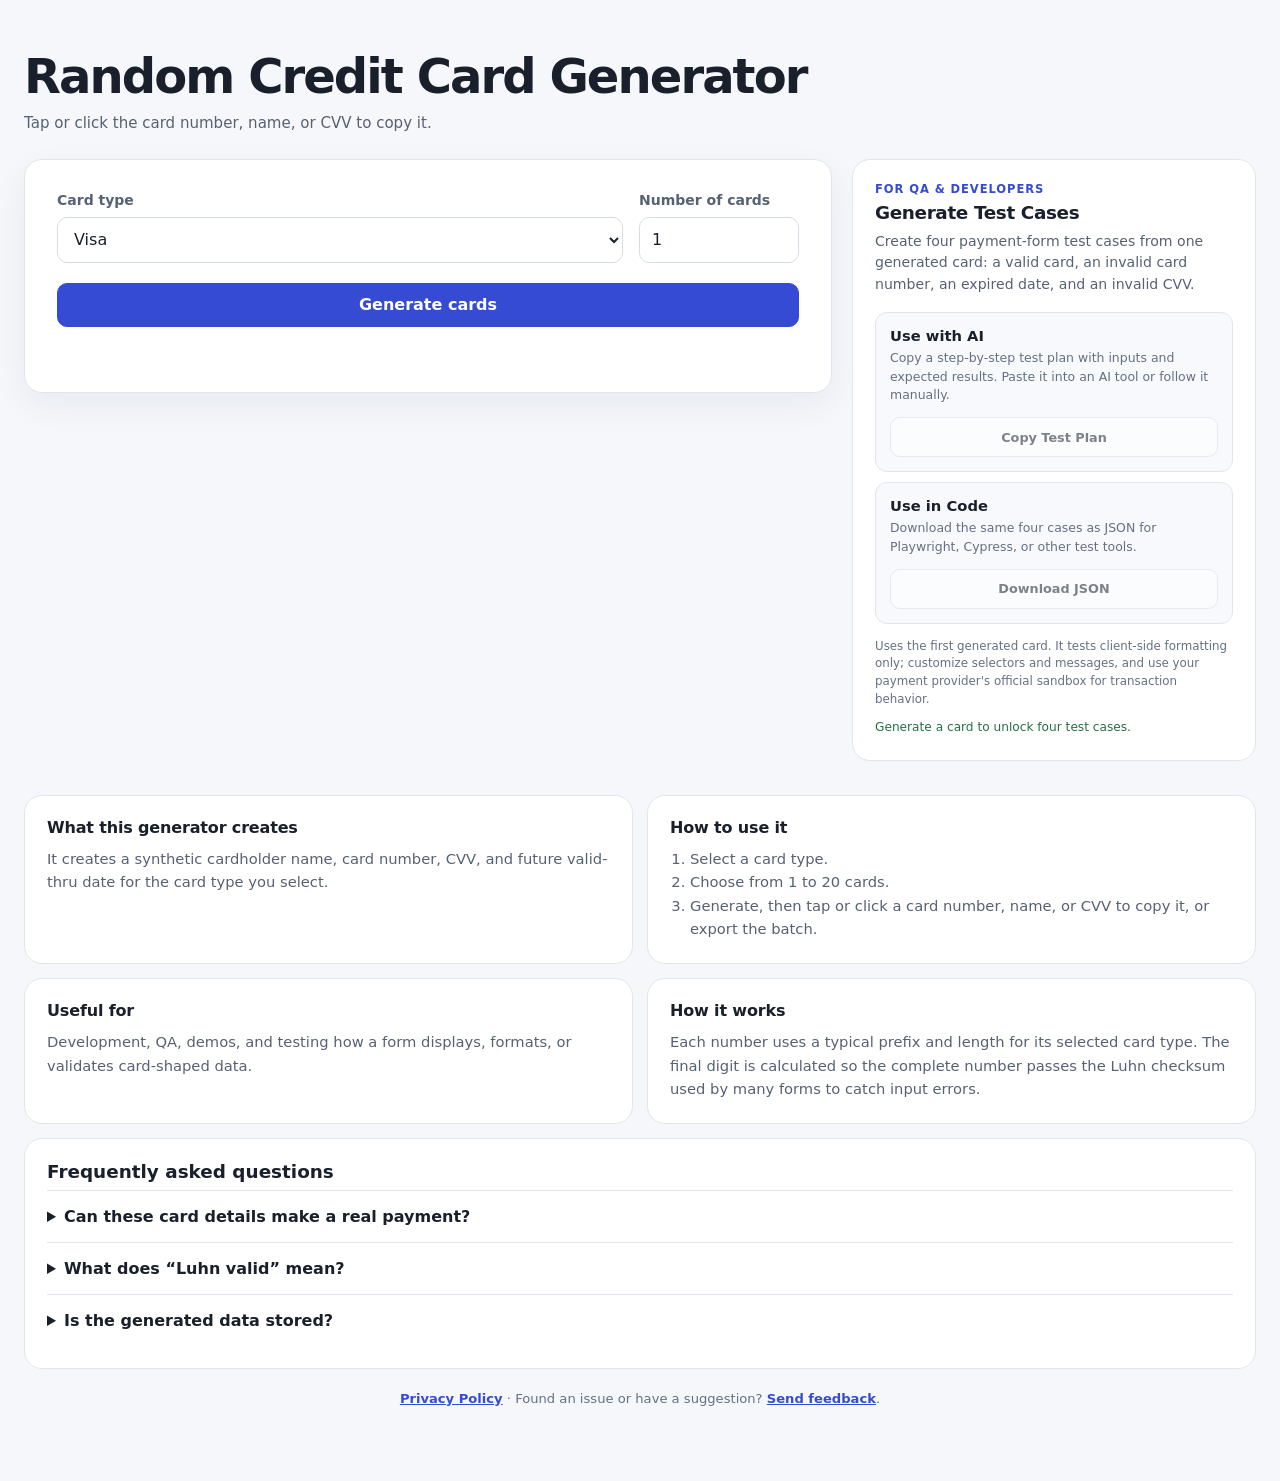
<file: index.html>
<!doctype html>
<html lang="en">
  <head>
    <meta charset="UTF-8" />
    <meta name="viewport" content="width=device-width, initial-scale=1.0" />
    <meta
      name="description"
      content="Generate random, Luhn-valid credit card details with number, CVV and expiry for Visa, Mastercard, Amex and more. Create up to 20 cards or export JSON and CSV."
    />
    <meta name="theme-color" content="#111827" />
    <link rel="icon" href="/favicon.svg" type="image/svg+xml" />
    <link rel="canonical" href="https://creditcardgenerator.online/" />
    <meta property="og:type" content="website" />
    <meta property="og:site_name" content="Random Credit Card Generator" />
    <meta property="og:url" content="https://creditcardgenerator.online/" />
    <meta property="og:title" content="Random Credit Card Generator – Visa, Mastercard & More" />
    <meta
      property="og:description"
      content="Generate up to 20 random, Luhn-valid card records with CVV and expiry, then copy or export them."
    />
    <title>Random Credit Card Generator – Visa, Mastercard &amp; More</title>
    <link rel="stylesheet" href="styles.css?v=7" />
    <script src="site-metrics.js?v=2"></script>
  </head>
  <body data-deployment-check="2026-08-28">
    <main>
      <h1>Random Credit Card Generator</h1>
      <p class="copy-hint">Tap or click the card number, name, or CVV to copy it.</p>
      <div class="tool-layout">
        <div class="generator-stack">
          <section class="generator" aria-label="Card generator">
            <div class="controls">
              <div>
                <label for="card-type">Card type</label>
                <select id="card-type" name="card-type">
                  <option value="visa">Visa</option>
                  <option value="mastercard">Mastercard</option>
                  <option value="american-express">American Express</option>
                  <option value="discover">Discover</option>
                  <option value="jcb">JCB</option>
                  <option value="unionpay">UnionPay</option>
                  <option value="diners-club">Diners Club</option>
                </select>
              </div>
              <div>
                <label for="card-count">Number of cards</label>
                <input id="card-count" name="card-count" type="number" min="1" max="20" step="1" value="1" inputmode="numeric" />
              </div>
            </div>
            <button id="generate" class="generate" type="button">Generate cards</button>
            <p id="feedback" class="feedback" aria-live="polite"></p>
          </section>

          <div id="batch-actions" class="batch-actions" hidden>
            <button id="copy-json" type="button">Copy JSON</button>
            <button id="download-csv" type="button">Download CSV</button>
          </div>
          <section id="results" class="results" aria-live="polite" aria-label="Generated cards"></section>
        </div>

        <aside class="qa-pack" aria-labelledby="qa-pack-title">
          <p class="eyebrow">For QA &amp; developers</p>
          <h2 id="qa-pack-title">Generate Test Cases</h2>
          <p class="qa-intro">Create four payment-form test cases from one generated card: a valid card, an invalid card number, an expired date, and an invalid CVV.</p>
          <section class="qa-preview" id="qa-preview" aria-labelledby="qa-preview-title" hidden>
            <h3 id="qa-preview-title">Your four test cases</h3>
            <table>
              <caption>Based on the first generated card. Expected outcomes depend on your form's validation rules.</caption>
              <thead><tr><th scope="col">Case &amp; input change</th><th scope="col">Expected outcome</th></tr></thead>
              <tbody id="qa-cases"></tbody>
            </table>
          </section>
          <div class="qa-options">
            <section class="qa-option">
              <h3>Use with AI</h3>
              <p>Copy a step-by-step test plan with inputs and expected results. Paste it into an AI tool or follow it manually.</p>
              <button id="copy-qa-plan" type="button" disabled>Copy Test Plan</button>
            </section>
            <section class="qa-option">
              <h3>Use in Code</h3>
              <p>Download the same four cases as JSON for Playwright, Cypress, or other test tools.</p>
              <button id="download-qa-json" type="button" disabled>Download JSON</button>
            </section>
          </div>
          <p class="qa-note">Uses the first generated card. It tests client-side formatting only; customize selectors and messages, and use your payment provider's official sandbox for transaction behavior.</p>
          <p id="qa-pack-status" class="qa-status" aria-live="polite">Generate a card to unlock four test cases.</p>
        </aside>
      </div>

      <section class="info" aria-label="About this tool">
        <article>
          <h2>What this generator creates</h2>
          <p>It creates a synthetic cardholder name, card number, CVV, and future valid-thru date for the card type you select.</p>
        </article>
        <article>
          <h2>How to use it</h2>
          <ol>
            <li>Select a card type.</li>
            <li>Choose from 1 to 20 cards.</li>
            <li>Generate, then tap or click a card number, name, or CVV to copy it, or export the batch.</li>
          </ol>
        </article>
        <article>
          <h2>Useful for</h2>
          <p>Development, QA, demos, and testing how a form displays, formats, or validates card-shaped data.</p>
        </article>
        <article>
          <h2>How it works</h2>
          <p>Each number uses a typical prefix and length for its selected card type. The final digit is calculated so the complete number passes the Luhn checksum used by many forms to catch input errors.</p>
        </article>
      </section>

      <section class="faq" aria-labelledby="faq-title">
        <h2 id="faq-title">Frequently asked questions</h2>
        <details>
          <summary><h3>Can these card details make a real payment?</h3></summary>
          <p>No. The generated details are synthetic and are not connected to a bank account, money, credit, or a real cardholder.</p>
        </details>
        <details>
          <summary><h3>What does “Luhn valid” mean?</h3></summary>
          <p>It means the number passes a mathematical checksum commonly used to catch typing mistakes. It does not mean that a bank issued the card or that the card can make a payment.</p>
        </details>
        <details>
          <summary><h3>Is the generated data stored?</h3></summary>
          <p>No. The values are generated in your browser and are not sent to or saved by this tool.</p>
        </details>
      </section>

      <footer class="site-footer">
        <p><a href="/privacy">Privacy Policy</a> · Found an issue or have a suggestion? <a id="feedback-link" href="https://tally.so/r/44Vd1o" target="_blank" rel="noopener noreferrer">Send feedback</a>.</p>
      </footer>
    </main>
    <script async src="https://tally.so/widgets/embed.js"></script>
    <script src="app.js?v=7"></script>
  </body>
</html>
</file>
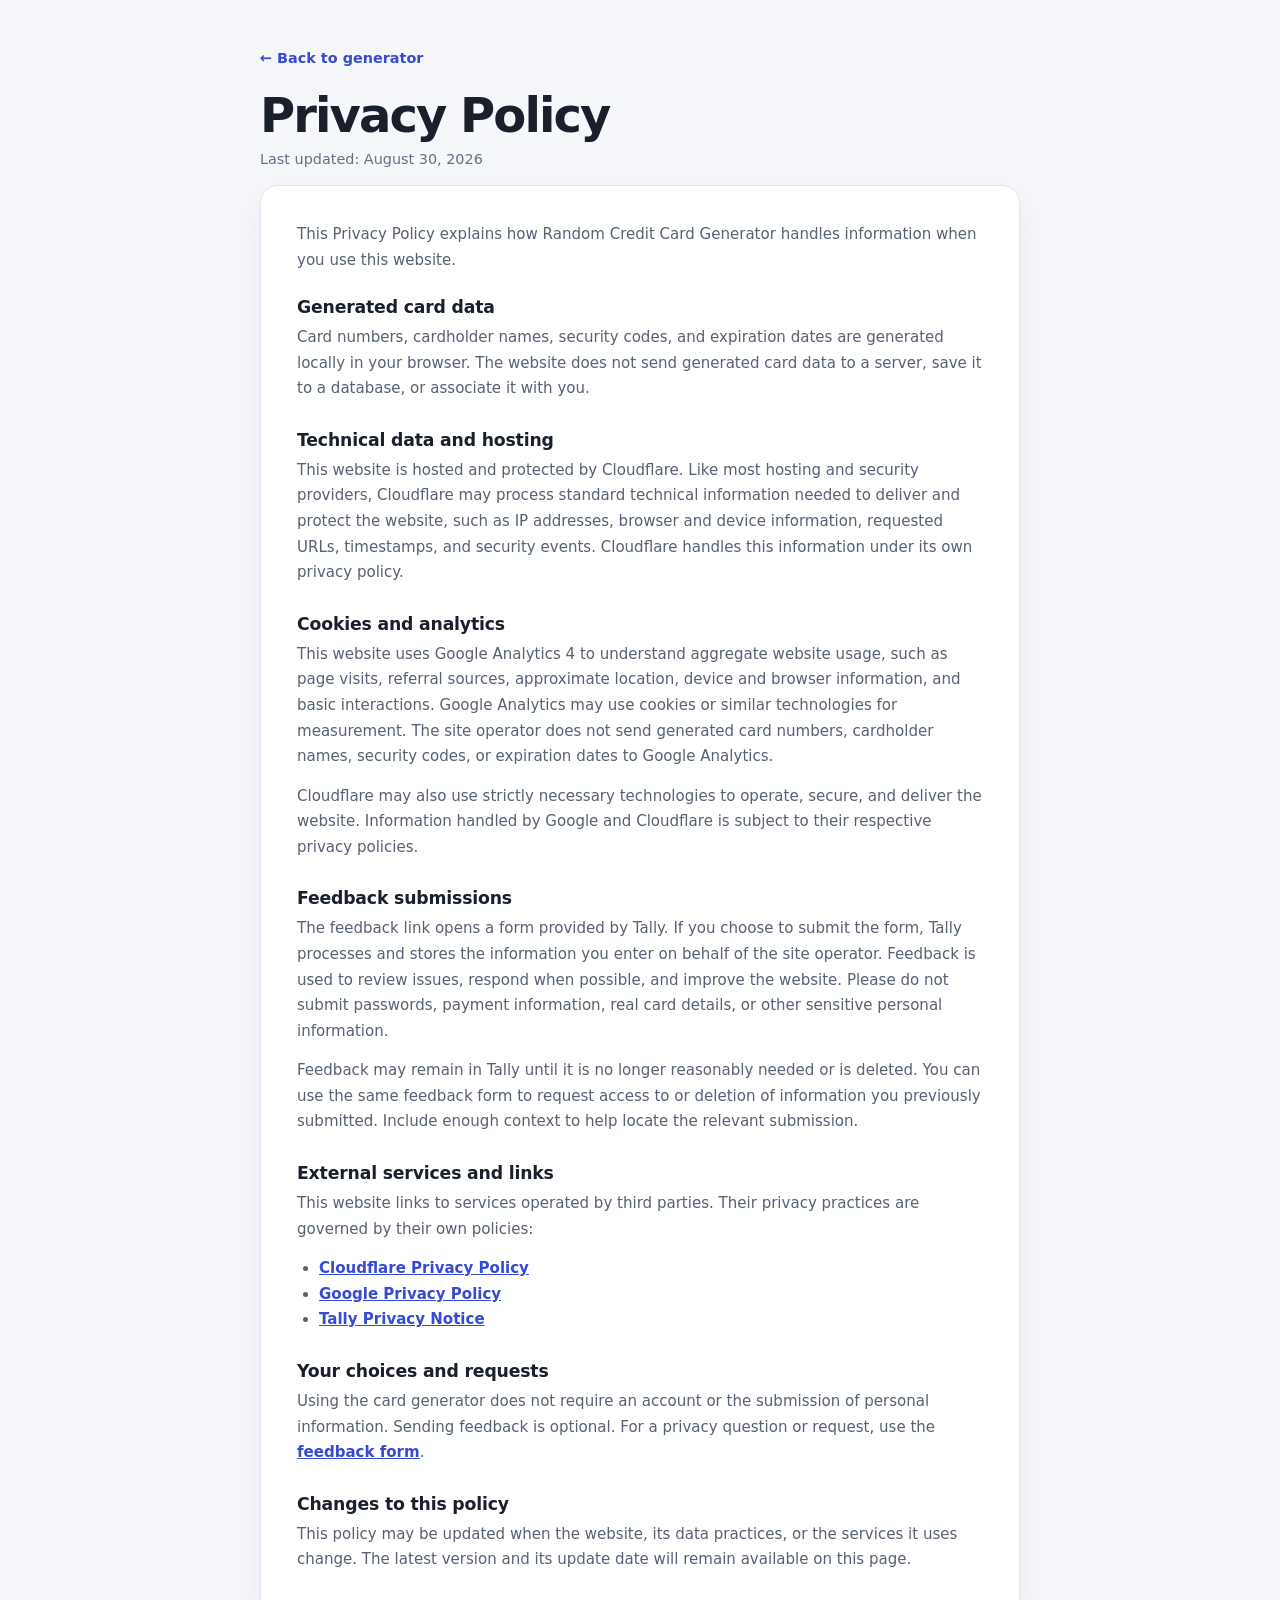
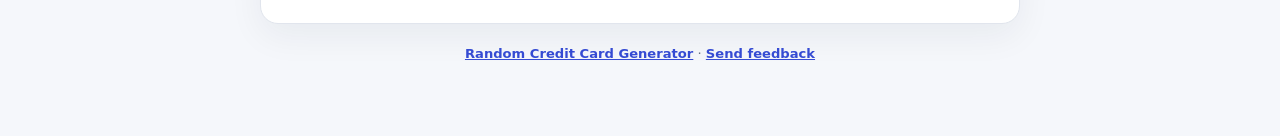
<file: privacy.html>
<!doctype html>
<html lang="en">
  <head>
    <meta charset="UTF-8" />
    <meta name="viewport" content="width=device-width, initial-scale=1.0" />
    <meta
      name="description"
      content="Learn how Random Credit Card Generator handles generated card data, technical information, cookies, and feedback submissions."
    />
    <meta name="theme-color" content="#111827" />
    <link rel="icon" href="/favicon.svg" type="image/svg+xml" />
    <link rel="canonical" href="https://creditcardgenerator.online/privacy" />
    <meta property="og:type" content="website" />
    <meta property="og:site_name" content="Random Credit Card Generator" />
    <meta property="og:url" content="https://creditcardgenerator.online/privacy" />
    <meta property="og:title" content="Privacy Policy – Random Credit Card Generator" />
    <meta
      property="og:description"
      content="How this website handles generated card data, technical information, cookies, and feedback submissions."
    />
    <title>Privacy Policy – Random Credit Card Generator</title>
    <link rel="stylesheet" href="styles.css?v=3" />
    <script src="site-metrics.js?v=2"></script>
  </head>
  <body>
    <main class="legal-shell">
      <header class="legal-header">
        <a class="back-link" href="/">← Back to generator</a>
        <h1>Privacy Policy</h1>
        <p>Last updated: August 30, 2026</p>
      </header>

      <article class="legal-card">
        <p>This Privacy Policy explains how Random Credit Card Generator handles information when you use this website.</p>

        <h2>Generated card data</h2>
        <p>Card numbers, cardholder names, security codes, and expiration dates are generated locally in your browser. The website does not send generated card data to a server, save it to a database, or associate it with you.</p>

        <h2>Technical data and hosting</h2>
        <p>This website is hosted and protected by Cloudflare. Like most hosting and security providers, Cloudflare may process standard technical information needed to deliver and protect the website, such as IP addresses, browser and device information, requested URLs, timestamps, and security events. Cloudflare handles this information under its own privacy policy.</p>

        <h2>Cookies and analytics</h2>
        <p>This website uses Google Analytics 4 to understand aggregate website usage, such as page visits, referral sources, approximate location, device and browser information, and basic interactions. Google Analytics may use cookies or similar technologies for measurement. The site operator does not send generated card numbers, cardholder names, security codes, or expiration dates to Google Analytics.</p>
        <p>Cloudflare may also use strictly necessary technologies to operate, secure, and deliver the website. Information handled by Google and Cloudflare is subject to their respective privacy policies.</p>

        <h2>Feedback submissions</h2>
        <p>The feedback link opens a form provided by Tally. If you choose to submit the form, Tally processes and stores the information you enter on behalf of the site operator. Feedback is used to review issues, respond when possible, and improve the website. Please do not submit passwords, payment information, real card details, or other sensitive personal information.</p>
        <p>Feedback may remain in Tally until it is no longer reasonably needed or is deleted. You can use the same feedback form to request access to or deletion of information you previously submitted. Include enough context to help locate the relevant submission.</p>

        <h2>External services and links</h2>
        <p>This website links to services operated by third parties. Their privacy practices are governed by their own policies:</p>
        <ul>
          <li><a href="https://www.cloudflare.com/privacypolicy/" target="_blank" rel="noopener noreferrer">Cloudflare Privacy Policy</a></li>
          <li><a href="https://policies.google.com/privacy" target="_blank" rel="noopener noreferrer">Google Privacy Policy</a></li>
          <li><a href="https://tally.so/help/privacy-policy" target="_blank" rel="noopener noreferrer">Tally Privacy Notice</a></li>
        </ul>

        <h2>Your choices and requests</h2>
        <p>Using the card generator does not require an account or the submission of personal information. Sending feedback is optional. For a privacy question or request, use the <a href="https://tally.so/r/44Vd1o" target="_blank" rel="noopener noreferrer">feedback form</a>.</p>

        <h2>Changes to this policy</h2>
        <p>This policy may be updated when the website, its data practices, or the services it uses change. The latest version and its update date will remain available on this page.</p>
      </article>

      <footer class="site-footer">
        <p><a href="/">Random Credit Card Generator</a> · <a href="https://tally.so/r/44Vd1o" target="_blank" rel="noopener noreferrer">Send feedback</a></p>
      </footer>
    </main>
  </body>
</html>
</file>
<file: styles.css>
:root { color-scheme: light; font-family: Inter, ui-sans-serif, system-ui, -apple-system, BlinkMacSystemFont, "Segoe UI", sans-serif; color: #19202c; background: #f5f7fb; }
* { box-sizing: border-box; }
body { margin: 0; min-width: 320px; padding: 48px 24px 72px; }
main { width: min(100%, 1280px); margin: 0 auto; }
h1 { margin: 0 0 8px; font-size: clamp(2rem, 8vw, 3rem); letter-spacing: -0.04em; }
.copy-hint { margin: 0 0 24px; color: #566174; font-size: .94rem; line-height: 1.5; }
.generator, .qa-pack, .card, .info article, .faq { background: #fff; border: 1px solid #e1e5ed; border-radius: 18px; box-shadow: 0 12px 35px rgba(25, 32, 44, 0.06); }
.tool-layout { display: grid; grid-template-columns: minmax(0, 2fr) minmax(340px, 1fr); gap: 20px; align-items: start; }
.generator-stack { min-width: 0; }
.generator { width: 100%; padding: clamp(22px, 5vw, 32px); }
.controls { display: grid; grid-template-columns: minmax(0, 1fr) 160px; gap: 16px; }
label { display: block; margin-bottom: 9px; color: #566174; font-size: .875rem; font-weight: 700; }
select, input { width: 100%; min-height: 46px; padding: 0 12px; border: 1px solid #d6dce7; border-radius: 10px; background: #fff; color: #19202c; font: inherit; }
select:focus-visible, input:focus-visible, button:focus-visible { outline: 3px solid #9ca9ff; outline-offset: 3px; }
button { min-height: 44px; padding: 0 16px; border: 1px solid #d6dce7; border-radius: 10px; background: #fff; color: #19202c; cursor: pointer; font: inherit; font-weight: 750; }
button:hover { filter: brightness(.96); }
button:disabled { cursor: not-allowed; opacity: .55; filter: none; }
.generate { width: 100%; margin-top: 20px; border-color: #354bd3; background: #354bd3; color: #fff; }
.feedback { min-height: 1.35rem; margin: 12px 0 0; color: #247043; font-size: .9rem; }
.results { display: grid; grid-template-columns: repeat(2, minmax(0, 1fr)); gap: 14px; margin-top: 12px; }
.results:empty { display: none; }
.card { min-width: 0; padding: 18px; }
.card-top { color: #566174; font-size: .82rem; font-weight: 750; }
.number-row { margin: 12px 0 16px; }
.copy-value { display: inline-flex; align-items: center; justify-content: flex-start; gap: 7px; min-height: 38px; padding: 3px 5px; border-color: transparent; background: transparent; color: #27324a; font-family: ui-monospace, SFMono-Regular, Consolas, monospace; font-size: .9rem; text-align: left; }
.copy-value:hover { border-color: #dce2ef; background: #f1f4ff; filter: none; }
.copy-value.is-copied { border-color: #b9dfc8; background: #edf9f1; color: #19683c; }
.copy-value .copy-symbol { display: inline-flex; flex: 0 0 auto; width: 17px; height: 17px; color: #657083; }
.copy-value svg { width: 100%; height: 100%; fill: none; stroke: currentColor; stroke-linecap: round; stroke-linejoin: round; stroke-width: 1.8; }
.copy-value .check-glyph { display: none; }
.copy-value.is-copied .copy-glyph { display: none; }
.copy-value.is-copied .check-glyph { display: block; }
.number { width: 100%; overflow-wrap: anywhere; color: #18213a; font-size: clamp(1.05rem, 2.2vw, 1.45rem); font-weight: 750; letter-spacing: .025em; }
.card-details { display: grid; grid-template-columns: minmax(140px, 1fr) auto auto; gap: 16px; }
.card-details p { margin: 0; }
.card-details span { display: block; color: #657083; font-size: .75rem; font-weight: 700; }
.card-details strong { display: block; margin-top: 3px; color: #27324a; font-family: ui-monospace, SFMono-Regular, Consolas, monospace; font-size: .9rem; }
.batch-actions { display: flex; justify-content: flex-end; flex-wrap: wrap; gap: 10px; margin-top: 20px; }
.batch-actions[hidden] { display: none; }
.qa-pack { padding: 22px; box-shadow: none; }
.qa-pack .eyebrow { margin: 0 0 6px; color: #354bd3; font-size: .72rem; font-weight: 800; letter-spacing: .08em; text-transform: uppercase; }
.qa-pack h2 { margin: 0; font-size: 1.15rem; letter-spacing: -.02em; }
.qa-intro { margin: 8px 0 16px; color: #566174; font-size: .88rem; line-height: 1.55; }
.qa-options { display: grid; gap: 10px; }
.qa-option { padding: 14px; border: 1px solid #e1e5ed; border-radius: 12px; background: #f8f9fc; }
.qa-option h3 { margin: 0 0 5px; font-size: .92rem; }
.qa-option p { margin: 0 0 12px; color: #657083; font-size: .78rem; line-height: 1.5; }
.qa-option button { width: 100%; min-height: 40px; padding: 7px 10px; font-size: .8rem; }
.qa-note { margin: 14px 0 0; color: #657083; font-size: .74rem; line-height: 1.5; }
.qa-status { min-height: 1.2rem; margin: 10px 0 0; color: #247043; font-size: .76rem; line-height: 1.45; }
.info { display: grid; grid-template-columns: repeat(2, minmax(0, 1fr)); gap: 14px; margin-top: 34px; }
.info article { padding: 22px; box-shadow: none; }
.info h2 { margin: 0 0 10px; font-size: 1rem; letter-spacing: -.01em; }
.info p, .info ol { margin: 0; color: #566174; font-size: .92rem; line-height: 1.6; }
.info ol { padding-left: 20px; }
.faq { margin-top: 14px; padding: 22px; box-shadow: none; }
.faq > h2 { margin: 0 0 8px; font-size: 1.15rem; }
.faq details { border-top: 1px solid #e1e5ed; }
.faq summary { padding: 16px 0; cursor: pointer; font-weight: 750; }
.faq summary h3 { display: inline; margin: 0; font-size: 1rem; font-weight: inherit; }
.faq p { margin: -4px 0 17px; color: #566174; font-size: .92rem; line-height: 1.6; }
.site-footer { padding: 20px 4px 0; text-align: center; }
.site-footer p { margin: 0; color: #657083; font-size: .82rem; line-height: 1.55; }
.site-footer a { color: #354bd3; font-weight: 700; }
.legal-shell { width: min(100%, 760px); }
.legal-header { margin-bottom: 18px; }
.legal-header h1 { margin: 20px 0 8px; }
.legal-header p { margin: 0; color: #657083; font-size: .9rem; }
.back-link { color: #354bd3; font-size: .9rem; font-weight: 750; text-decoration: none; }
.back-link:hover { text-decoration: underline; }
.legal-card { padding: clamp(22px, 5vw, 36px); background: #fff; border: 1px solid #e1e5ed; border-radius: 18px; box-shadow: 0 12px 35px rgba(25, 32, 44, 0.06); }
.legal-card h2 { margin: 28px 0 8px; font-size: 1.08rem; letter-spacing: -.01em; }
.legal-card h2:first-of-type { margin-top: 24px; }
.legal-card p, .legal-card li { color: #566174; font-size: .94rem; line-height: 1.7; }
.legal-card p { margin: 0 0 14px; }
.legal-card ul { margin: 0 0 16px; padding-left: 22px; }
.legal-card a { color: #354bd3; font-weight: 700; overflow-wrap: anywhere; }
@media (max-width: 920px) { .tool-layout { grid-template-columns: 1fr; } .generator-stack { display: contents; } .generator { order: 1; } .qa-pack { order: 2; width: 100%; } .batch-actions { order: 3; } .results { order: 4; grid-template-columns: 1fr; } }
@media (max-width: 560px) { body { padding: 28px 16px 52px; } .controls, .info { grid-template-columns: 1fr; } .card { padding: 16px; } .number { font-size: clamp(1rem, 5vw, 1.3rem); } .copy-value { min-height: 44px; } .card-details { grid-template-columns: minmax(130px, 1fr) auto auto; gap: 10px; } .batch-actions > button { flex: 1 1 140px; } }

.qa-preview { margin:18px 0; }
.qa-preview h3 { margin:0 0 10px; font-size:.95rem; }
.qa-preview table { width:100%; border-collapse:collapse; table-layout:fixed; font-size:.75rem; line-height:1.5; }
.qa-preview caption { caption-side:bottom; padding-top:8px; color:#657083; text-align:left; font-size:.72rem; }
.qa-preview th, .qa-preview td { padding:10px 7px; text-align:left; vertical-align:top; border-bottom:1px solid #e1e5ed; overflow-wrap:break-word; }
.qa-preview th { background:#f5f7fb; color:#566174; font-weight:700; }
.qa-preview td strong, .qa-preview td span { display:block; }
.qa-preview td span { margin-top:4px; color:#657083; }
</file>
